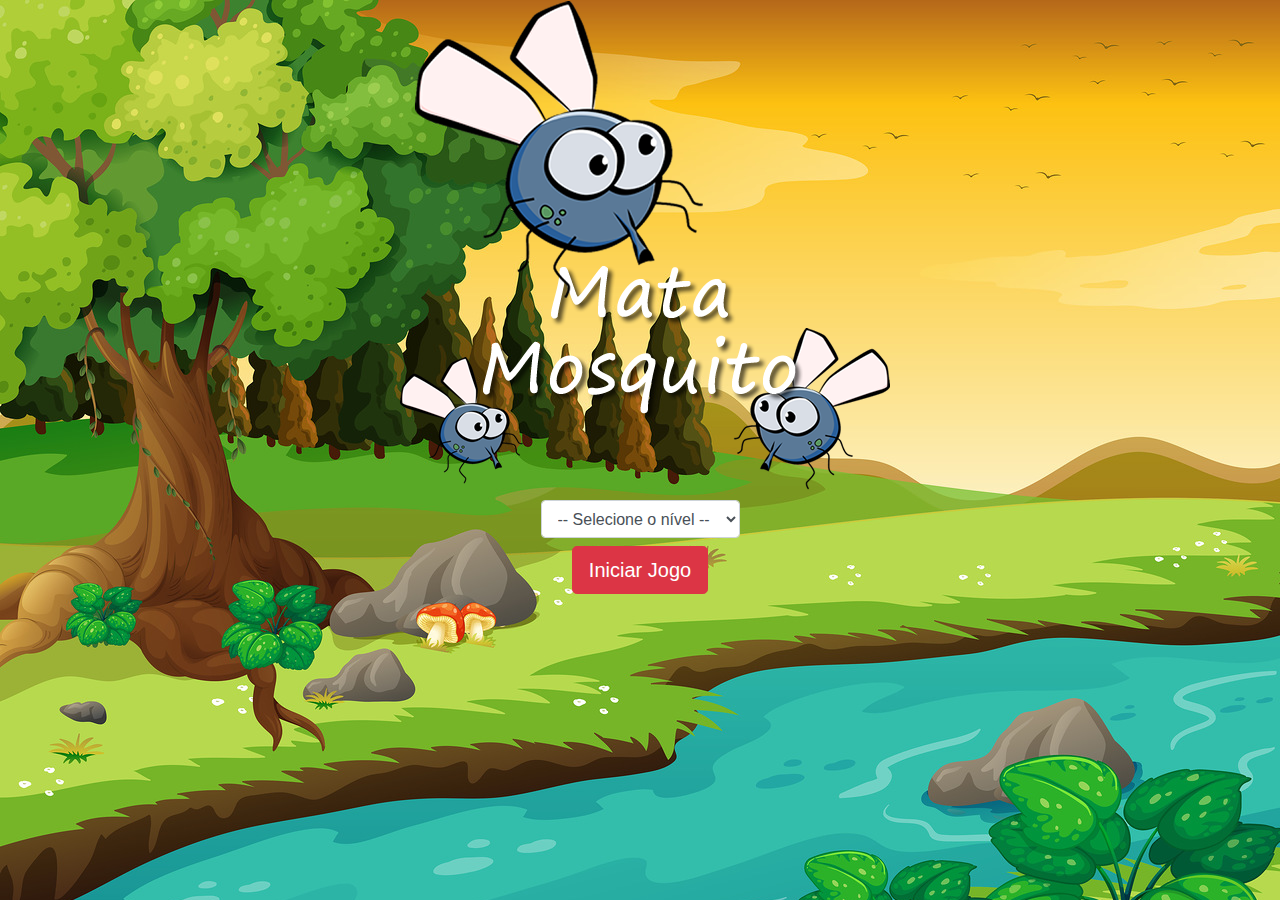
<file: index.html>
<!DOCTYPE html>
<html lang="pt-br">
<head>
    <meta charset="UTF-8">
    <meta name="viewport" content="width=device-width, initial-scale=1.0">
    <meta http-equiv="X-UA-Compatible" content="ie=edge">
    <title>Game Mata Mosquito</title>

    <link rel="stylesheet" href="https://stackpath.bootstrapcdn.com/bootstrap/4.3.1/css/bootstrap.min.css" integrity="sha384-ggOyR0iXCbMQv3Xipma34MD+dH/1fQ784/j6cY/iJTQUOhcWr7x9JvoRxT2MZw1T" crossorigin="anonymous">

    <link rel="stylesheet" href="estilo.css">

    <script>
        
        function iniciarJogo() {
            var nivel  = document.getElementById("nivel").value

            if(nivel === "") {
                alert("Selecione um nível para iniciar o jogo")
                return false
            }

            window.location.href = "app.html?" + nivel
        }

    </script>
</head>
<body>

    <div class="container">
        <div class="row">
            <div class="col">

                <div class="d-flex justify-content-center">
                    <img src="imagens/game.png" alt="">
                </div>
                
            </div>
        </div>

        <div class="row">
            <div class="col">
                <div class="d-flex justify-content-center">
                    <div class="mb-2">
                        <select class="form-control"] name="" id="nivel">
                            <option value="">-- Selecione o nível --</option>
                            <option value="normal">Normal</option>
                            <option value="Dificil">Dificil</option>
                            <option value="chucknorris">Chuck Norris</option>
                        </select>
                    </div>
                </div>
            </div>
        </div>

        <div class="row">
            <div class="col">

                <div class="d-flex justify-content-center">
                    <button type="button" class="btn btn-danger btn-lg" onclick="iniciarJogo()">Iniciar Jogo</button>
                </div>
                
            </div>
        </div>
        
    </div>
    
</body>
</html>
</file>
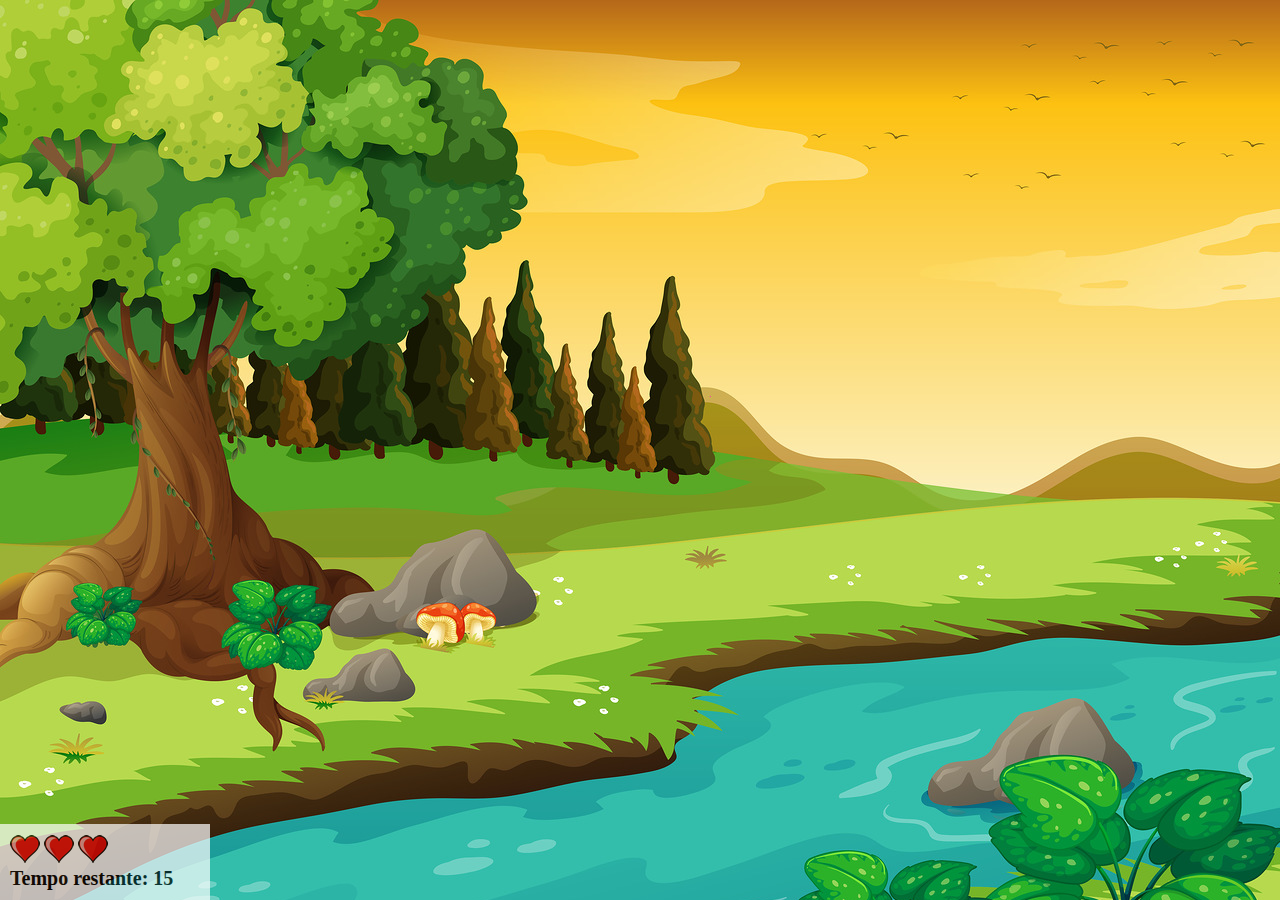
<file: app.html>
<!DOCTYPE html>
<html lang="pt-br">
<head>
    <meta charset="UTF-8">
    <meta name="viewport" content="width=device-width, initial-scale=1.0">
    <meta http-equiv="X-UA-Compatible" content="ie=edge">
    <title>Game Mata Mosquito</title>

    <link rel="stylesheet" href="estilo.css">
    <script src="jogo.js"></script>
</head>
<body onresize="ajustaTamanhoPalcoJogo()">
    
    <div class="painel">
        <div class="vidas">
            <img id="v1" src="imagens/coracao_cheio.png" alt="">
            <img id="v2" src="imagens/coracao_cheio.png" alt="">
            <img id="v3" src="imagens/coracao_cheio.png" alt="">
        </div>

        <div class="cronometro">
            Tempo restante: <span id="cronometro"></span>
        </div>
    </div>


    <script>

        document.getElementById("cronometro").innerHTML = tempo

        var criaMosquito = setInterval(() => {
            
            posicaoRandomica()

        }, criaMosquitoTempo);

    </script>
</body>
</html>
</file>
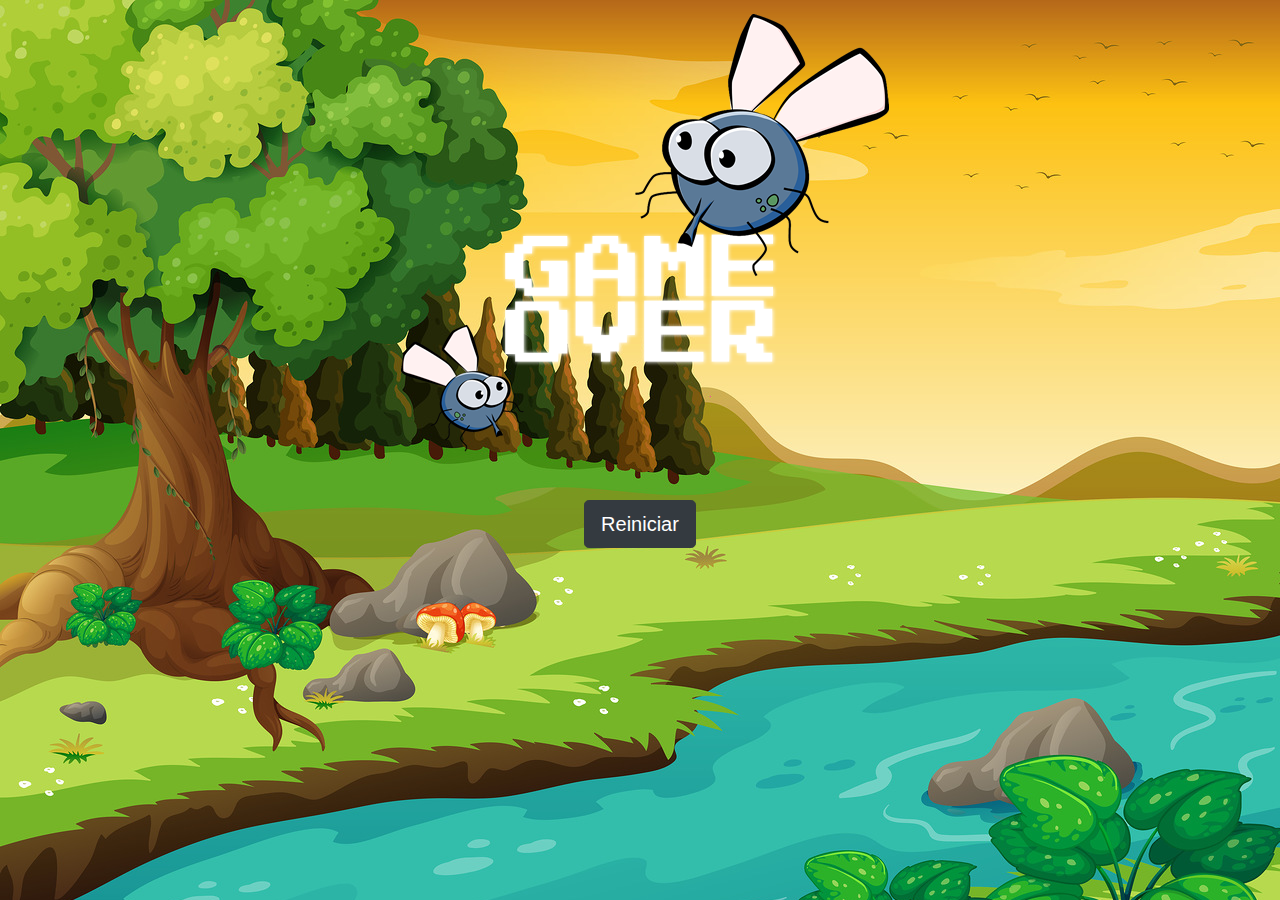
<file: fim_de_jogo.html>
<!DOCTYPE html>
<html lang="pt-br">
<head>
    <meta charset="UTF-8">
    <meta name="viewport" content="width=device-width, initial-scale=1.0">
    <meta http-equiv="X-UA-Compatible" content="ie=edge">
    <title>Game Mata Mosquito</title>

    <link rel="stylesheet" href="https://stackpath.bootstrapcdn.com/bootstrap/4.3.1/css/bootstrap.min.css" integrity="sha384-ggOyR0iXCbMQv3Xipma34MD+dH/1fQ784/j6cY/iJTQUOhcWr7x9JvoRxT2MZw1T" crossorigin="anonymous">

    <link rel="stylesheet" href="estilo.css">
</head>
<body>

    <div class="container">
        <div class="row">
            <div class="col">

                <div class="d-flex justify-content-center">
                    <img src="imagens/game_over.png" alt="">
                </div>
                
            </div>
        </div>

        <div class="row">
            <div class="col">

                <div class="d-flex justify-content-center">
                    <button type="button" class="btn btn-dark btn-lg" onclick="window.location.href = 'index.html'">Reiniciar</button>
                </div>
                
            </div>
        </div>
        
    </div>
    
</body>
</html>
</file>
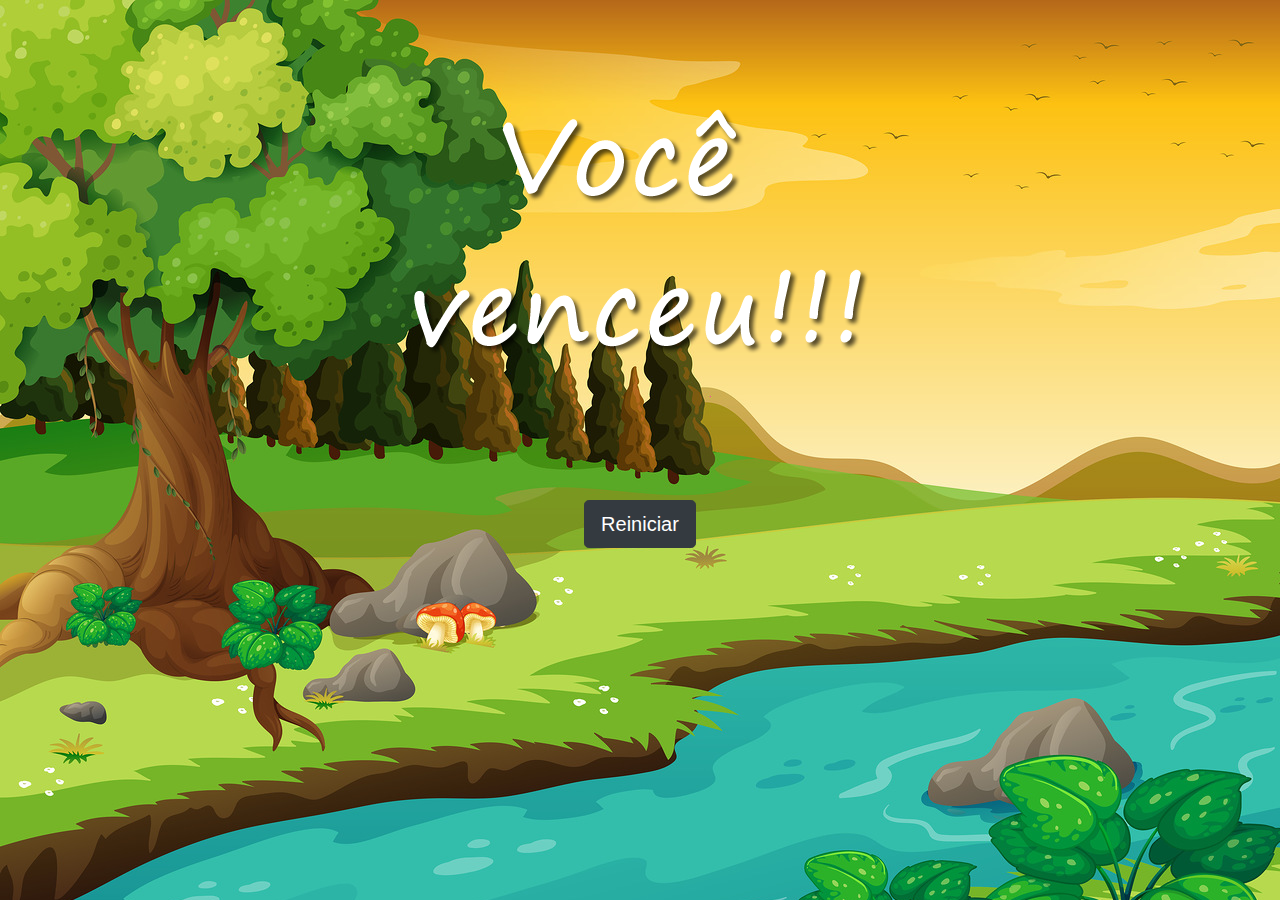
<file: vitoria.html>
<!DOCTYPE html>
<html lang="pt-br">
<head>
    <meta charset="UTF-8">
    <meta name="viewport" content="width=device-width, initial-scale=1.0">
    <meta http-equiv="X-UA-Compatible" content="ie=edge">
    <title>Game Mata Mosquito</title>

    <link rel="stylesheet" href="https://stackpath.bootstrapcdn.com/bootstrap/4.3.1/css/bootstrap.min.css" integrity="sha384-ggOyR0iXCbMQv3Xipma34MD+dH/1fQ784/j6cY/iJTQUOhcWr7x9JvoRxT2MZw1T" crossorigin="anonymous">

    <link rel="stylesheet" href="estilo.css">
</head>
<body>

    <div class="container">
        <div class="row">
            <div class="col">

                <div class="d-flex justify-content-center">
                    <img src="imagens/vitoria.png" alt="">
                </div>
                
            </div>
        </div>

        <div class="row">
            <div class="col">

                <div class="d-flex justify-content-center">
                    <button type="button" class="btn btn-dark btn-lg" onclick="window.location.href = 'index.html'">Reiniciar</button>
                </div>
                
            </div>
        </div>
        
    </div>
    
</body>
</html>
</file>
<file: estilo.css>
html {
    cursor: url(imagens/mata_mosquito.png) 30 30, auto;
}

body {
    background-image: url(imagens/bg.jpg);
    background-repeat: no-repeat;
}

.mosquito1 {
    width: 50px;
    height: 50px;
}

.mosquito2 {
    width: 70px;
    height: 70px;
}

.mosquito3 {
    width: 90px;
    height: 90px;
}

.ladoA {
    transform: scaleX(1);
}

.ladoB {
    transform: scaleX(-1)
}

.painel {
    position: absolute;
    width: 190px;
    padding: 10px;
    left: 0;
    bottom: 0;
    border-top: solid 1px #fff;
    background-color: #fff;
    opacity: .7;
}

.vidas {
    float: left;
}

.cronometro {
    float: left;
    font-size: 20px;
    font-weight: bold;
}
</file>
